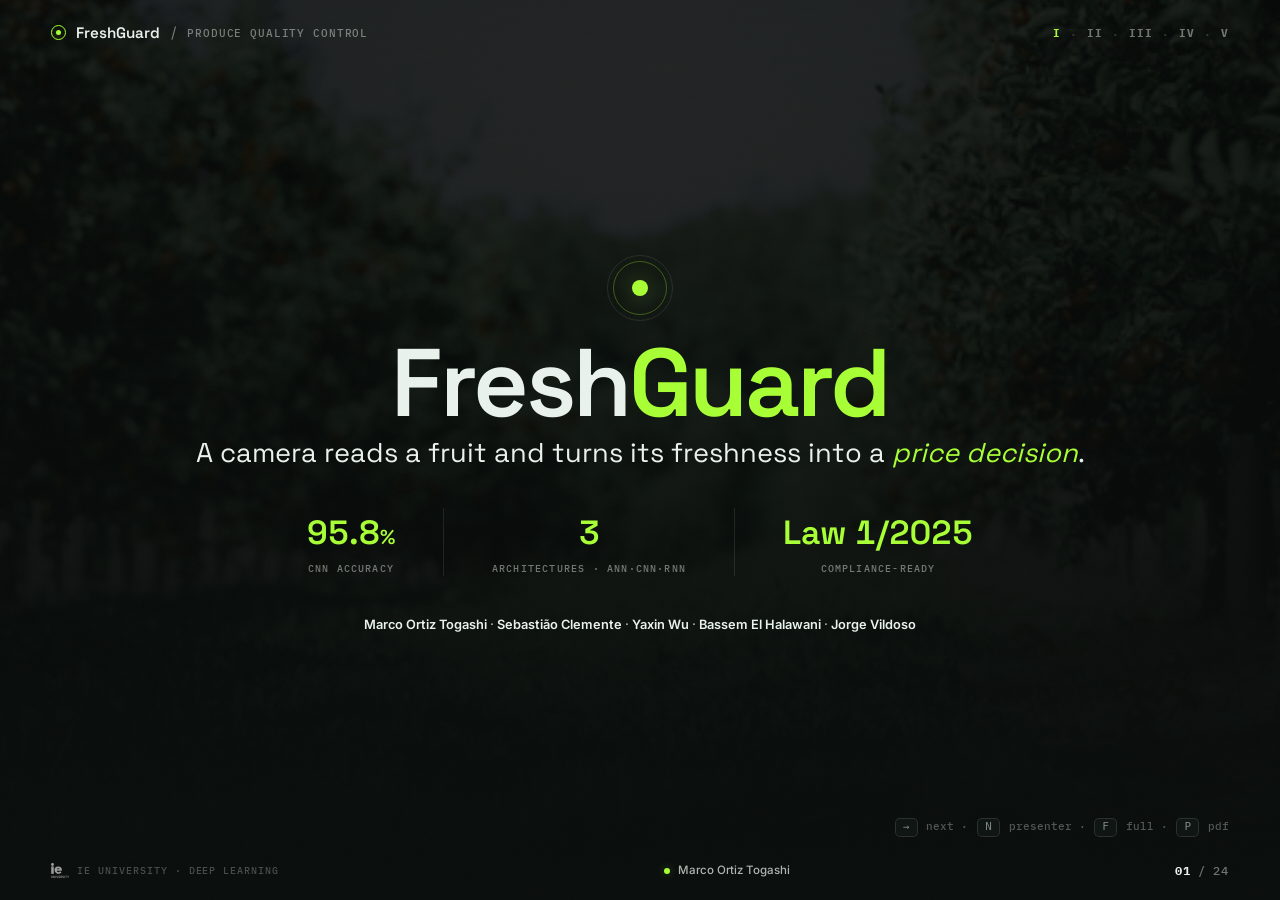
<file: FreshGuard_Deck.html>
<!DOCTYPE html>
<html lang="en">
<head>
<meta charset="utf-8">
<meta name="viewport" content="width=device-width, initial-scale=1.0">
<title>FreshGuard — Deep Learning Final Project · IE University</title>

<link rel="preconnect" href="https://fonts.googleapis.com">
<link rel="preconnect" href="https://fonts.gstatic.com" crossorigin>
<link href="https://fonts.googleapis.com/css2?family=Space+Grotesk:wght@400;500;600;700&family=Inter:wght@400;500;600;700&family=IBM+Plex+Mono:wght@400;500;600&display=swap" rel="stylesheet">

<style>
/* ============================================================
   FreshGuard — presentation deck · "Lab / Spectral"
   Matches the product UI: near-black green surfaces, electric-lime
   accent, cyan data, mono telemetry numerics. One product, end to end.
   ============================================================ */
:root{
  --void:#0a0e0d; --card:#121a17; --well:#070a09; --float:#1a241f;
  --ink:#eaf2ec; --ink-2:rgba(234,242,236,.74); --ink-3:rgba(234,242,236,.46);
  --line:rgba(234,242,236,.10); --line-hi:rgba(234,242,236,.18); --top:rgba(234,242,236,.05);

  --lime:#84e32b; --lime-bright:#a8ff35; --glow:rgba(168,255,53,.30);
  --data:#43e5c0;
  --fresh:#a8ff35; --sell:#f5b73d; --reject:#ff5c5c; --review:#8fb8ff;

  --serif:"Space Grotesk", system-ui, sans-serif;
  --sans:"Inter", system-ui, sans-serif;
  --mono:"IBM Plex Mono", ui-monospace, monospace;

  --ease-out:cubic-bezier(.23,1,.32,1);
  --ease-io:cubic-bezier(.77,0,.175,1);

  --z-grain:60; --z-chrome:40; --z-presenter:80; --z-hint:70;
}

*{box-sizing:border-box;margin:0;padding:0}
html,body{height:100%}
body{
  background:
    radial-gradient(58% 44% at 86% -12%, rgba(168,255,53,.10), transparent 64%),
    radial-gradient(50% 40% at -6% 6%, rgba(67,229,192,.07), transparent 60%),
    radial-gradient(80% 60% at 50% 122%, rgba(132,227,43,.06), transparent 72%),
    var(--void);
  background-attachment:fixed;
  color:var(--ink); font-family:var(--sans); font-size:clamp(15px,1.55vw,21px); line-height:1.5;
  -webkit-font-smoothing:antialiased; overflow:hidden;
}
.num{font-variant-numeric:tabular-nums}
em{font-style:italic}

/* ---- film grain (cohesion with app) ---- */
.grain{position:fixed;inset:0;z-index:var(--z-grain);pointer-events:none;opacity:.022;
  background-image:url("data:image/svg+xml,%3Csvg xmlns='http://www.w3.org/2000/svg' width='180' height='180'%3E%3Cfilter id='n'%3E%3CfeTurbulence type='fractalNoise' baseFrequency='0.85' numOctaves='3'/%3E%3C/filter%3E%3Crect width='100%25' height='100%25' filter='url(%23n)'/%3E%3C/svg%3E");}

/* ============ DECK / SLIDES ============ */
.deck{position:fixed;inset:0}
.slide{
  position:absolute;inset:0;
  display:none;align-items:center;justify-content:center;
  padding:clamp(36px,4.5vw,76px) clamp(40px,6vw,120px) clamp(60px,6.5vh,90px);
  opacity:0;overflow:hidden;
}
.slide.active{display:flex}
.slide.in{animation:slideIn .5s var(--ease-out) forwards}
@keyframes slideIn{from{opacity:0}to{opacity:1}}
.wrap{width:100%;max-width:1120px;margin:0 auto}

/* content rises on slide enter */
.slide.in .rise{animation:rise .62s var(--ease-out) both}
.slide.in .rise:nth-child(2){animation-delay:.05s}
.slide.in .rise:nth-child(3){animation-delay:.10s}
.slide.in .rise:nth-child(4){animation-delay:.15s}
.slide.in .rise:nth-child(5){animation-delay:.20s}
@keyframes rise{from{opacity:0;transform:translateY(16px)}to{opacity:1;transform:none}}

/* fragments (manual stepping) */
.frag{opacity:0;transform:translateY(14px);transition:opacity .5s var(--ease-out),transform .5s var(--ease-out)}
.frag.show{opacity:1;transform:none}

/* ============ TYPE ============ */
.kicker{font:600 clamp(11px,1.05vw,13px)/1 var(--mono);letter-spacing:.28em;text-transform:uppercase;color:var(--lime-bright)}
h1{font-family:var(--serif);font-weight:600;letter-spacing:-.03em;line-height:.94;font-size:clamp(3.2rem,9vw,6rem);text-wrap:balance}
h2{font-family:var(--serif);font-weight:600;letter-spacing:-.022em;line-height:1.02;font-size:clamp(2rem,4.4vw,3.3rem);text-wrap:balance}
h3{font-family:var(--serif);font-weight:500;letter-spacing:-.01em;font-size:clamp(1.2rem,2vw,1.5rem)}
.lead{color:var(--ink-2);font-size:clamp(1rem,1.5vw,1.22rem);line-height:1.55;max-width:64ch;text-wrap:pretty}
.hi{color:var(--lime-bright);font-weight:600}
.cy{color:var(--data)}
.dim{color:var(--ink-3)}
p+p{margin-top:.7em}

/* ============ HERO ============ */
.hero .bg{position:absolute;inset:0;background:url("frontend/assets/orchard.jpg") center/cover no-repeat;
  filter:saturate(.5) brightness(.34) hue-rotate(36deg) contrast(1.05);transform:scale(1.08)}
.hero.in .bg{animation:heroZoom 18s ease-in-out infinite alternate}
@keyframes heroZoom{to{transform:scale(1.15) translateY(-2%)}}
.hero .veil{position:absolute;inset:0;background:linear-gradient(180deg,rgba(8,12,11,.5),rgba(8,12,11,.82) 62%,var(--void)),radial-gradient(70% 60% at 50% 40%,transparent,rgba(8,12,11,.5))}
.hero .wrap{position:relative;text-align:center}
.hero h1 span{color:var(--lime-bright)}
.hero .tag{display:block;font-family:var(--serif);font-weight:400;font-size:clamp(1.1rem,2.6vw,1.7rem);color:var(--ink);margin-top:.7rem;text-transform:none;letter-spacing:normal;border:0;background:none;padding:0}
.hero .tag em{color:var(--lime-bright)}
.aperture{display:inline-grid;place-items:center;width:54px;height:54px;border:1.5px solid var(--glow);border-radius:50%;margin-bottom:1.4rem;position:relative}
.aperture::before{content:"";width:16px;height:16px;border-radius:50%;background:var(--lime-bright);box-shadow:0 0 22px var(--glow)}
.aperture::after{content:"";position:absolute;inset:-7px;border:1px solid var(--line);border-radius:50%}
.herostats{margin-top:2.6rem;display:flex;justify-content:center;gap:clamp(1.4rem,4vw,3rem);flex-wrap:wrap}
.herostats .v{font-family:var(--serif);font-weight:600;font-size:clamp(1.5rem,3vw,2.1rem);color:var(--lime-bright);font-variant-numeric:tabular-nums}
.herostats .l{font:500 .62rem/1.3 var(--mono);letter-spacing:.12em;text-transform:uppercase;color:var(--ink-3);margin-top:.3rem}
.herostats .sep{width:1px;background:var(--line)}
.team-line{margin-top:2.4rem;font:500 .8rem/1.7 var(--sans);color:var(--ink-2)}
.team-line b{color:var(--ink);font-weight:600}

/* ============ ACT DIVIDER ============ */
.act .wrap{display:grid;gap:.4rem}
.act .no{font-family:var(--serif);font-weight:600;font-size:clamp(7rem,22vw,16rem);line-height:.8;
  color:transparent;-webkit-text-stroke:1.5px var(--line-hi);letter-spacing:-.04em}
.act h2{font-size:clamp(2.4rem,6vw,4.4rem)}
.act .barline{width:72px;height:3px;background:var(--lime-bright);box-shadow:0 0 16px var(--glow);margin:.6rem 0 .2rem;border-radius:2px}
.act .thesis{color:var(--ink-2);font-size:clamp(1rem,1.7vw,1.3rem);max-width:54ch;text-wrap:pretty}
.handoff{margin-top:1.6rem;display:inline-flex;align-items:center;gap:.6rem;font:500 .78rem/1 var(--sans);color:var(--ink-3)}
.handoff .who{display:inline-flex;align-items:center;gap:.5rem;padding:.45rem .8rem;border:1px solid var(--line);border-radius:999px;background:var(--card);color:var(--ink)}
.handoff .dot{width:7px;height:7px;border-radius:50%;background:var(--lime-bright);box-shadow:0 0 10px var(--glow)}

/* ============ LAYOUT ATOMS ============ */
.split{display:grid;grid-template-columns:1fr 1fr;gap:clamp(1.4rem,3.4vw,3rem);align-items:center}
.split.top{align-items:start}
.split.wide-l{grid-template-columns:1.15fr .85fr}
.split.wide-r{grid-template-columns:.85fr 1.15fr}
.stack>*+*{margin-top:1rem}
.grid3{display:grid;grid-template-columns:repeat(3,1fr);gap:1rem}
.head{margin-bottom:1.6rem}
.head h2{margin-top:.5rem}
.note{font:500 .78rem/1.5 var(--sans);color:var(--ink-3)}

/* metric readout (telemetry, not the SaaS hero-metric cliché) */
.readout{border-top:1px solid var(--line);padding-top:.85rem}
.readout .v{font-family:var(--serif);font-weight:600;font-size:clamp(2.1rem,4vw,3rem);line-height:1;color:var(--lime-bright);font-variant-numeric:tabular-nums}
.readout .v.cy{color:var(--data)}
.readout .l{font:500 .68rem/1.4 var(--mono);letter-spacing:.1em;text-transform:uppercase;color:var(--ink-3);margin-top:.5rem}

/* panel / card (used sparingly) */
.panel{background:var(--card);border:1px solid var(--line);border-radius:16px;padding:1.3rem 1.4rem;
  box-shadow:inset 0 1px 0 var(--top),0 18px 40px -22px rgba(0,0,0,.7)}
.panel h3{margin-bottom:.5rem}
.panel .note{margin-top:.6rem}

/* tier chips — exact product colors */
.tiers{display:flex;flex-wrap:wrap;gap:.5rem;margin-top:.2rem}
.chip{display:inline-flex;align-items:center;gap:.5rem;padding:.4rem .8rem;border-radius:999px;
  font:600 .72rem/1 var(--mono);letter-spacing:.04em;border:1px solid var(--line);background:var(--well)}
.chip i{width:9px;height:9px;border-radius:50%;display:inline-block}
.chip.fresh i{background:var(--fresh);box-shadow:0 0 9px rgba(168,255,53,.6)} .chip.fresh{color:var(--fresh)}
.chip.sell  i{background:var(--sell)}  .chip.sell{color:var(--sell)}
.chip.reject i{background:var(--reject)} .chip.reject{color:var(--reject)}
.chip.review i{background:var(--review)} .chip.review{color:var(--review)}

/* tag */
.tag{display:inline-block;padding:.3rem .65rem;border-radius:6px;border:1px solid var(--line-hi);
  background:var(--well);color:var(--lime-bright);font:600 .64rem/1 var(--mono);letter-spacing:.12em;text-transform:uppercase}
.tag.cy{color:var(--data)}

/* ablation — the showpiece */
.abl{display:grid;gap:1.1rem;margin-top:.4rem}
.abl-row{display:grid;grid-template-columns:1fr;gap:.5rem}
.abl-top{display:flex;align-items:baseline;justify-content:space-between;gap:1rem}
.abl-name{font:600 .9rem/1.2 var(--sans);color:var(--ink-2)}
.abl-name b{color:var(--ink);font-weight:600}
.abl-meta{font:500 .72rem/1 var(--mono);color:var(--ink-3);letter-spacing:.02em}
.abl-track{position:relative;height:42px;background:var(--well);border:1px solid var(--line);border-radius:9px;overflow:hidden}
.abl-fill{position:absolute;inset:0 auto 0 0;width:0;border-radius:8px;transition:width 1.05s var(--ease-out);
  background:linear-gradient(90deg,rgba(132,227,43,.35),var(--lime))}
.abl-row.win .abl-fill{background:linear-gradient(90deg,rgba(168,255,53,.5),var(--lime-bright));box-shadow:0 0 26px -2px var(--glow)}
.abl-pct{position:absolute;top:50%;transform:translateY(-50%);right:14px;font-family:var(--serif);font-weight:600;
  font-size:1.4rem;color:var(--void);font-variant-numeric:tabular-nums;mix-blend-mode:luminosity}
.abl-row:not(.win) .abl-pct{color:var(--ink);mix-blend-mode:normal;right:auto;left:14px}
.abl-take{margin-top:1.2rem;font-size:1.05rem;color:var(--ink-2)}

/* two-phase transfer diagram */
.phase{display:grid;gap:.7rem}
.phase .row{display:flex;align-items:center;gap:.7rem;font:500 .82rem/1.35 var(--sans);color:var(--ink-2)}
.lock{flex:none;width:30px;height:30px;display:grid;place-items:center;border-radius:8px;border:1px solid var(--line);background:var(--well);color:var(--ink-3)}
.lock.open{color:var(--lime-bright);border-color:var(--glow)}
.lr{font:600 .72rem/1 var(--mono);color:var(--data);background:var(--well);border:1px solid var(--line);padding:.3rem .55rem;border-radius:6px}

/* pipeline */
.flow{display:flex;align-items:stretch;flex-wrap:wrap;gap:.5rem}
.node{flex:1 1 0;min-width:120px;background:var(--card);border:1px solid var(--line);border-radius:12px;padding:.75rem .8rem;text-align:center}
.node b{display:block;font-family:var(--serif);font-weight:600;color:var(--ink);font-size:.95rem}
.node span{font:500 .68rem/1.3 var(--mono);color:var(--ink-3);letter-spacing:.02em}
.node.accent{border-color:var(--glow);box-shadow:inset 0 0 0 1px rgba(168,255,53,.08)}
.node.accent b{color:var(--lime-bright)}
.arrow{align-self:center;color:var(--lime);font-size:1.1rem;opacity:.7}
.flow-label{font:600 .66rem/1 var(--mono);letter-spacing:.16em;text-transform:uppercase;color:var(--ink-3);margin:0 0 .55rem}

/* callouts — full border + tint, NO side-stripe */
.box{border:1px solid var(--line);border-radius:12px;padding:.85rem 1rem;font-size:.92rem;line-height:1.45}
.box b{font-weight:600}
.box.bad{border-color:rgba(255,92,92,.35);background:rgba(255,92,92,.07)} .box.bad b{color:var(--reject)}
.box.good{border-color:var(--glow);background:rgba(168,255,53,.07)} .box.good b{color:var(--lime-bright)}
.box.info{border-color:rgba(143,184,255,.32);background:rgba(143,184,255,.07)} .box.info b{color:var(--review)}

/* data table */
table{width:100%;border-collapse:collapse;font-size:.92rem}
th{font:600 .66rem/1 var(--mono);letter-spacing:.1em;text-transform:uppercase;color:var(--ink-3);
  text-align:left;padding:.5rem .7rem;border-bottom:1px solid var(--line-hi)}
td{padding:.6rem .7rem;border-bottom:1px solid var(--line);color:var(--ink-2)}
td.n{text-align:right;font-family:var(--mono);font-variant-numeric:tabular-nums;color:var(--ink)}
tr.win td{background:rgba(168,255,53,.07);color:var(--ink)} tr.win td.n{color:var(--lime-bright);font-weight:600}
tr.floor td{color:var(--ink-3);font-style:italic}

/* image / report panel (matplotlib figs on light bed = "lab printout") */
.printout{background:#f4faf0;border:1px solid var(--line);border-radius:14px;padding:.7rem;
  box-shadow:0 22px 50px -26px rgba(0,0,0,.8)}
.printout img{display:block;width:100%;border-radius:8px}
.figcap{font:500 .72rem/1.4 var(--sans);color:var(--ink-3);margin-top:.7rem}

/* value pillars */
.pillar{display:grid;gap:.5rem}
.pillar .n{font:600 .68rem/1 var(--mono);letter-spacing:.14em;color:var(--lime-bright)}
.pillar h3{font-size:1.15rem}
.pillar p{font-size:.88rem;color:var(--ink-2);line-height:1.45}

/* demo slide */
.demo{text-align:center}
.demo h1{font-size:clamp(2.6rem,7vw,5rem)}
.demo .run{display:inline-grid;gap:.55rem;margin-top:2rem;text-align:left;
  background:var(--card);border:1px solid var(--line);border-radius:16px;padding:1.2rem 1.5rem}
.demo .run div{display:flex;gap:.8rem;align-items:baseline;font-size:.92rem;color:var(--ink-2)}
.demo .run b{font-family:var(--mono);color:var(--lime-bright);font-size:.78rem}
.live{display:inline-flex;align-items:center;gap:.5rem;color:var(--reject);font:600 .72rem/1 var(--mono);letter-spacing:.1em;text-transform:uppercase}
.live i{width:9px;height:9px;border-radius:50%;background:var(--reject);animation:pulse 1.4s ease-in-out infinite}
@keyframes pulse{0%,100%{opacity:1}50%{opacity:.25}}

/* close / team */
.teamgrid{display:grid;grid-template-columns:repeat(5,1fr);gap:.9rem;margin-top:2rem}
.member{background:var(--card);border:1px solid var(--line);border-radius:14px;padding:1rem .9rem}
.member .nm{font-family:var(--serif);font-weight:600;font-size:.95rem;color:var(--ink)}
.member .ro{font:500 .68rem/1.4 var(--mono);color:var(--lime-bright);margin-top:.4rem;letter-spacing:.02em;text-transform:uppercase}
.repo{margin-top:2rem;font:500 .85rem/1 var(--mono);color:var(--ink-2)}
.repo a,.repo span{color:var(--data)}

/* appendix marker */
.apx{text-align:center}
.apx .tag{font-size:.8rem;padding:.5rem 1rem}

/* ============ CHROME ============ */
.chrome{position:fixed;left:0;right:0;z-index:var(--z-chrome);pointer-events:none;
  display:flex;align-items:center;justify-content:space-between;
  padding:clamp(18px,2.4vh,30px) clamp(28px,4vw,64px)}
.chrome.top{top:0}
.chrome.bot{bottom:0}
.brand{display:flex;align-items:center;gap:.6rem;font-family:var(--serif);font-weight:600;font-size:.95rem;color:var(--ink)}
.brand i{width:15px;height:15px;border-radius:50%;border:1.5px solid var(--lime-bright);position:relative;display:grid;place-items:center}
.brand i::after{content:"";width:5px;height:5px;border-radius:50%;background:var(--lime-bright);box-shadow:0 0 8px var(--glow)}
.brand .sep{color:var(--ink-3);font-family:var(--sans);font-weight:400;margin:0 .1rem}
.brand small{font:500 .68rem/1 var(--mono);color:var(--ink-3);letter-spacing:.08em;text-transform:uppercase}

.acts{display:flex;align-items:center;gap:.55rem;font:600 .68rem/1 var(--mono);letter-spacing:.1em;color:var(--ink-3)}
.acts b{color:var(--ink-3);transition:color .3s} .acts b.on{color:var(--lime-bright)}
.acts .d{opacity:.4}

.speaker{display:inline-flex;align-items:center;gap:.5rem;font:500 .72rem/1 var(--sans);color:var(--ink-2)}
.speaker i{width:6px;height:6px;border-radius:50%;background:var(--lime-bright);box-shadow:0 0 8px var(--glow)}
.speaker .role{color:var(--ink-3);font-family:var(--mono);font-size:.64rem;letter-spacing:.04em}

.counter{font:500 .72rem/1 var(--mono);color:var(--ink-3);letter-spacing:.06em}
.counter b{color:var(--ink)}
.progress{position:fixed;left:0;bottom:0;height:2px;background:var(--lime-bright);width:0;z-index:var(--z-chrome);
  box-shadow:0 0 12px var(--glow);transition:width .4s var(--ease-out)}
.ie{display:flex;align-items:center;gap:.5rem;opacity:.6}
.ie img{height:15px;filter:brightness(0) invert(1)}
.ie span{font:500 .62rem/1 var(--mono);color:var(--ink-3);letter-spacing:.1em;text-transform:uppercase}

/* hint */
.hint{position:fixed;right:clamp(28px,4vw,64px);bottom:clamp(46px,7vh,72px);z-index:var(--z-hint);
  font:500 .68rem/1 var(--mono);color:var(--ink-3);opacity:.7;transition:opacity .4s}
.hint kbd{display:inline-block;padding:.2rem .45rem;border:1px solid var(--line-hi);border-radius:5px;background:var(--card);color:var(--ink-2);margin:0 .1rem}
.hint.hide{opacity:0}

/* presenter mode */
.presenter{position:fixed;inset:auto 0 0 0;z-index:var(--z-presenter);display:none;
  background:rgba(7,10,9,.96);border-top:1px solid var(--line-hi);backdrop-filter:blur(12px);
  padding:1rem clamp(28px,4vw,64px) 1.2rem;max-height:42vh;overflow:auto}
.presenter.on{display:block}
.presenter .ph{display:flex;align-items:center;justify-content:space-between;gap:1rem;margin-bottom:.6rem}
.presenter .timer{font-family:var(--serif);font-weight:600;font-size:1.6rem;color:var(--lime-bright);font-variant-numeric:tabular-nums}
.presenter .timer.warn{color:var(--sell)} .presenter .timer.over{color:var(--reject)}
.presenter .meta{font:500 .72rem/1.5 var(--mono);color:var(--ink-3);text-align:right}
.presenter .meta b{color:var(--ink)}
.presenter .ntext{font-size:.92rem;line-height:1.55;color:var(--ink-2);max-width:90ch}
.presenter .ntext b{color:var(--ink)}
.notes{display:none}

/* ============ RESPONSIVE ============ */
@media (max-width:880px){
  .split,.split.wide-l,.split.wide-r{grid-template-columns:1fr;gap:1.4rem}
  .grid3{grid-template-columns:1fr;gap:.8rem}
  .teamgrid{grid-template-columns:repeat(2,1fr)}
  .acts,.ie{display:none}
}

/* ============ REDUCED MOTION ============ */
@media (prefers-reduced-motion:reduce){
  .slide.in,.slide.in .rise,.hero.in .bg{animation:none!important}
  .rise{opacity:1!important;transform:none!important}
  .frag{transition:opacity .25s ease}
  .frag{transform:none}
  .abl-fill{transition:width .3s ease}
  .live i{animation:none}
}

/* ============ PRINT / PDF EXPORT ============ */
@media print{
  @page{size:1280px 720px;margin:0}
  html,body{height:auto;overflow:visible;background:var(--void)!important;-webkit-print-color-adjust:exact;print-color-adjust:exact}
  .grain,.hint,.presenter,.progress{display:none!important}
  .deck{position:static}
  .slide{position:relative;inset:auto;display:flex!important;opacity:1!important;
    width:1280px;height:720px;page-break-after:always;break-after:page;overflow:hidden}
  .slide .rise,.slide .frag{opacity:1!important;transform:none!important;animation:none!important}
  .abl-fill{width:var(--w)!important}
  .chrome{position:absolute}
  .hero .bg{animation:none;transform:scale(1.08)}
}
</style>
</head>
<body>
<div class="grain"></div>

<!-- top chrome -->
<div class="chrome top">
  <div class="brand"><i></i>FreshGuard <span class="sep">/</span><small>Produce Quality Control</small></div>
  <div class="acts" id="acts">
    <b data-act="1">I</b><span class="d">·</span><b data-act="2">II</b><span class="d">·</span><b data-act="3">III</b><span class="d">·</span><b data-act="4">IV</b><span class="d">·</span><b data-act="5">V</b>
  </div>
</div>

<!-- bottom chrome -->
<div class="chrome bot">
  <div class="ie"><img src="frontend/assets/ie-logo.svg" alt="IE University" onerror="this.style.display='none'"><span>IE University · Deep Learning</span></div>
  <div class="speaker" id="speaker"><i></i><span id="spk-name">Team FreshGuard</span></div>
  <div class="counter"><b id="cur">01</b> / <span id="tot">00</span></div>
</div>
<div class="progress" id="bar"></div>

<div class="hint" id="hint"><kbd>→</kbd> next · <kbd>N</kbd> presenter · <kbd>F</kbd> full · <kbd>P</kbd> pdf</div>

<div class="deck" id="deck">

  <!-- ═══════════════ 1 · TITLE ═══════════════ MARCO -->
  <section class="slide hero" data-speaker="Marco Ortiz Togashi" data-role="Coordinator" data-act="1">
    <div class="bg"></div><div class="veil"></div>
    <div class="wrap">
      <div class="aperture rise"></div>
      <h1 class="rise">Fresh<span>Guard</span></h1>
      <p class="tag rise">A camera reads a fruit and turns its freshness into a <em>price decision</em>.</p>
      <div class="herostats rise">
        <div><div class="v num">95.8<span style="font-size:.6em">%</span></div><div class="l">CNN accuracy</div></div>
        <div class="sep"></div>
        <div><div class="v num">3</div><div class="l">architectures · ANN·CNN·RNN</div></div>
        <div class="sep"></div>
        <div><div class="v">Law&nbsp;1/2025</div><div class="l">compliance-ready</div></div>
      </div>
      <p class="team-line rise">
        <b>Marco Ortiz Togashi</b> · <b>Sebastião Clemente</b> · <b>Yaxin Wu</b> · <b>Bassem El Halawani</b> · <b>Jorge Vildoso</b>
      </p>
    </div>
    <div class="notes">SPEAKER — MARCO (00:00). Good morning. We are Team FreshGuard. We built a deep-learning system that looks at loose produce, fresh fruit and veg with no expiry label, and grades it in real time, then turns that grade into money. Over the next seven minutes you'll see the business case, the data, two trained models across all three architectures the course covers, and the integrated app. Then we go live. Yaxin, Bassem and Jorge each own the model they built; Sebastião owns the data; I'll bookend with the business and the system. Let's start with why this matters.</div>
  </section>

  <!-- ═══════════════ 2 · THE PROBLEM ═══════════════ MARCO -->
  <section class="slide" data-speaker="Marco Ortiz Togashi" data-role="Business" data-act="1">
    <div class="wrap">
      <div class="head rise"><span class="kicker">The problem</span><h2>Supermarkets bin produce they could have sold.</h2></div>
      <div class="split top">
        <div class="stack">
          <div class="readout rise"><div class="v num">4–6%</div><div class="l">of produce revenue lost to shrink, every year</div></div>
          <p class="lead rise">Decay is caught <span class="hi">too late</span>: a busy employee eyeballs the shelf once a day. By the time a tomato "looks bad enough", it's bin material. One day earlier it could have been marked down and still sold.</p>
        </div>
        <div class="stack">
          <div class="box info rise"><b>Spain's Law 1/2025</b> now requires retailers to discount or donate produce nearing the end of its life, instead of discarding it.</div>
          <div class="box good rise"><b>The catch:</b> loose produce has no printed expiry date. A single apple in a bin carries no label. <b>Visual condition is the only available signal</b>, and that is exactly what a CNN is good at.</div>
        </div>
      </div>
    </div>
    <div class="notes">SPEAKER — MARCO (00:50). Stores throw away four to six percent of the fruit and veg they buy, and most of it is avoidable, it's a timing problem. Decay gets caught a day too late, after the markdown window has closed. On top of that, Spain's Law 1/2025 makes acting on near-expiry food a legal requirement, donate or discount, not bin. But here's the gap that makes it an AI problem: a packaged yogurt has a date; a loose apple does not. For loose produce, how it *looks* is the only signal you have. That's the opening for computer vision.</div>
  </section>

  <!-- ═══════════════ 3 · THE BET ═══════════════ MARCO -->
  <section class="slide" data-speaker="Marco Ortiz Togashi" data-role="Business" data-act="1">
    <div class="wrap">
      <div class="head rise"><span class="kicker">The solution</span><h2>One system. Two models. Every grade becomes an action.</h2></div>
      <div class="split rise">
        <div class="panel">
          <span class="tag">Scanner · CNN</span>
          <h3 style="margin-top:.7rem">Grade it now</h3>
          <p class="note">A fine-tuned CNN grades each item the instant it passes the camera, then names the price action.</p>
          <div class="tiers">
            <span class="chip fresh"><i></i>Fresh · full price</span>
            <span class="chip sell"><i></i>Sell soon · −20/40%</span>
            <span class="chip reject"><i></i>Reject · donate</span>
            <span class="chip review"><i></i>Review · ask a human</span>
          </div>
        </div>
        <div class="panel">
          <span class="tag cy">Dashboard · LSTM</span>
          <h3 style="margin-top:.7rem">See next week</h3>
          <p class="note">An LSTM reads the daily counts and forecasts spoilage 7 days out, turning it into a concrete reorder instruction for the manager.</p>
          <p class="note" style="margin-top:.8rem;color:var(--data)">"Order ~12% less. A lighter spoilage week ahead."</p>
        </div>
      </div>
      <p class="rise" style="margin-top:1.5rem;font-family:var(--serif);font-size:clamp(1.2rem,2.4vw,1.7rem);line-height:1.25;color:var(--ink)">
        Catch decay a day earlier, <span class="hi">mark down instead of bin</span>, and recover the margin.
      </p>
    </div>
    <div class="notes">SPEAKER — MARCO (01:35). FreshGuard is two layers on one backend. On the floor, a CNN grades every item into one of four tiers, and crucially the model abstains when it isn't sure and asks a human, rather than guessing. On the back office, an LSTM turns those daily counts into a seven-day spoilage forecast and a plain-language reorder plan. One sentence ties it together: catch decay a day earlier, mark down instead of bin, recover the margin. Sebastião will take you through the data behind both models.</div>
  </section>

  <!-- ═══════════════ ACT II DIVIDER ═══════════════ SEBASTIÃO -->
  <section class="slide act" data-speaker="Sebastião Clemente" data-role="Data" data-act="2">
    <div class="wrap">
      <div class="no rise">II</div>
      <h2 class="rise">The data</h2>
      <div class="barline rise"></div>
      <p class="thesis rise">Two datasets, two models, one rule we never broke: <span class="hi">no future ever leaks into the past</span>.</p>
      <div class="handoff rise"><span>Now presenting</span><span class="who"><span class="dot"></span>Sebastião Clemente</span></div>
    </div>
    <div class="notes">SPEAKER — SEBASTIÃO (02:00). Thanks Marco. I handled the data and preprocessing for both models. Two very different datasets: images for the vision model, a time series for the forecaster — but the same discipline on splits and leakage.</div>
  </section>

  <!-- ═══════════════ 4 · DATA ═══════════════ SEBASTIÃO -->
  <section class="slide" data-speaker="Sebastião Clemente" data-role="Data" data-act="2">
    <div class="wrap">
      <div class="head rise"><span class="kicker">Datasets</span><h2>What each model learns from.</h2></div>
      <div class="split top">
        <div class="panel rise">
          <span class="tag">Images · CNN</span>
          <div class="readout" style="border:0;padding:0;margin:.9rem 0 .2rem"><div class="v num">27,700</div><div class="l">images · 20 classes · 10 produce × fresh/rotten</div></div>
          <p class="note">Kaggle "Fruit &amp; Vegetable Disease". 85/15 split → <b style="color:var(--ink)">23,537</b> train / <b style="color:var(--ink)">4,140</b> test. Classes are balanced, so no single class dominates the head.</p>
          <p class="note" style="margin-top:.7rem">Moderate augmentation only (flip, rotation, zoom). Preprocessing is <span class="cy">locked to MobileNetV2's exact input range</span> at both train <em>and</em> inference: the most common silent bug in deployed ML, designed out.</p>
        </div>
        <div class="panel rise">
          <span class="tag cy">Time series · LSTM</span>
          <div class="readout cy" style="border:0;padding:0;margin:.9rem 0 .2rem"><div class="v cy num">730</div><div class="l">days of daily flagged-item counts · Spanish store</div></div>
          <p class="note">Weekly + yearly seasonality with three calendar shocks: national holidays, end-of-month Law 1/2025 markdown blocks, and August demand swings.</p>
          <p class="note" style="margin-top:.7rem"><span class="cy">Strictly chronological</span> 70/15/15 split. The scaler is fit on the training portion only. No future data ever touches training.</p>
        </div>
      </div>
    </div>
    <div class="notes">SPEAKER — SEBASTIÃO (02:25). For the CNN: about 27,700 images, ten produce types, fresh and rotten, twenty classes total. EDA confirmed the classes are well balanced, which matters because imbalance would bias the classifier head. We kept augmentation moderate — we actually found aggressive augmentation *hurt* clean accuracy — and we locked MobileNetV2's preprocessing function at training and inference so live accuracy matches the notebook. For the LSTM: 730 days of daily counts modelling a Spanish store, with holiday and markdown shocks layered on the seasonality. The split is strictly chronological; we never shuffled the future into the past, and the scaler only ever sees training data. Yaxin, over to the model.</div>
  </section>

  <!-- ═══════════════ ACT III DIVIDER ═══════════════ YAXIN -->
  <section class="slide act" data-speaker="Yaxin Wu" data-role="Core model" data-act="3">
    <div class="wrap">
      <div class="no rise">III</div>
      <h2 class="rise">Computer vision</h2>
      <div class="barline rise"></div>
      <p class="thesis rise">We didn't <em>assume</em> a CNN was right for images. We <span class="hi">ran the ablation</span> and let the architecture earn it.</p>
      <div class="handoff rise"><span>Now presenting</span><span class="who"><span class="dot"></span>Yaxin Wu</span></div>
    </div>
    <div class="notes">SPEAKER — YAXIN (02:55). Thanks Sebastião. I trained the vision models. The assignment asks us to justify the architecture, so we didn't just reach for the popular model — we trained three, on the exact same data, and compared.</div>
  </section>

  <!-- ═══════════════ 5 · ABLATION ═══════════════ YAXIN -->
  <section class="slide" data-speaker="Yaxin Wu" data-role="Core model" data-act="3">
    <div class="wrap">
      <div class="head rise"><span class="kicker">Architecture choice · same 20-class dataset</span><h2>The same job, three architectures.</h2></div>
      <div class="abl">
        <div class="abl-row rise">
          <div class="abl-top"><div class="abl-name"><b>ANN</b>, dense net on flattened pixels</div><div class="abl-meta">14.3M params · 17 min</div></div>
          <div class="abl-track"><div class="abl-fill" data-val="31.9" style="--w:31.9%"></div><span class="abl-pct"><span class="cup" data-count="31.9" data-dec="1">0</span>%</span></div>
        </div>
        <div class="abl-row rise">
          <div class="abl-top"><div class="abl-name"><b>CNN from scratch</b>, conv blocks learn the features</div><div class="abl-meta">8.5M params · 46 min</div></div>
          <div class="abl-track"><div class="abl-fill" data-val="75.0" style="--w:75%"></div><span class="abl-pct"><span class="cup" data-count="75.0" data-dec="1">0</span>%</span></div>
        </div>
        <div class="abl-row win rise">
          <div class="abl-top"><div class="abl-name"><b>MobileNetV2</b>, pretrained backbone, fine-tuned</div><div class="abl-meta">2.6M params · 61 min</div></div>
          <div class="abl-track"><div class="abl-fill" data-val="95.8" style="--w:95.8%"></div><span class="abl-pct"><span class="cup" data-count="95.8" data-dec="1">0</span>%</span></div>
        </div>
      </div>
      <p class="abl-take rise"><span class="hi">3× the accuracy of the ANN, with 5.5× fewer parameters.</span> More parameters didn't help; the right inductive bias did.</p>
    </div>
    <div class="notes">SPEAKER — YAXIN (03:10). Read this top to bottom. The ANN flattens the image, which throws away all spatial structure — it tops out at 31.9 percent, and it's the *biggest* model at 14 million parameters. A CNN from scratch adds convolution, the right inductive bias for images, and jumps to 75 percent with fewer parameters. Then MobileNetV2, pretrained on ImageNet and fine-tuned, reaches 95.8 percent with just 2.6 million trainable parameters — the best accuracy *and* the smallest model. The lesson isn't "bigger is better." It's that the right architecture beats raw capacity. Let me show you how the transfer model gets there.</div>
  </section>

  <!-- ═══════════════ 6 · TRANSFER LEARNING ═══════════════ YAXIN -->
  <section class="slide" data-speaker="Yaxin Wu" data-role="Core model" data-act="3">
    <div class="wrap">
      <div class="head rise"><span class="kicker">The core model · MobileNetV2</span><h2>Borrow the eyes. Teach the judgment.</h2></div>
      <div class="split top">
        <div class="stack">
          <p class="lead rise">MobileNetV2 already learned edges, textures and colour from <span class="cy">1.4M ImageNet images</span>. We keep that, attach a small head, and specialise in two phases.</p>
          <div class="box good rise"><b>Result: 95.8%</b> test accuracy with only <b>2.6M</b> trainable parameters. That is the transfer-learning payoff.</div>
        </div>
        <div class="panel phase rise">
          <div class="row"><span class="lock">🔒</span><div><b style="color:var(--ink)">Phase 1 · train the head</b><br>Backbone frozen · new Dense head learns ImageNet→20 classes</div><span class="lr">LR 1e-3</span></div>
          <div class="row"><span class="lock open">🔓</span><div><b style="color:var(--ink)">Phase 2 · fine-tune the top</b><br>Unfreeze top 30 layers · nudge, don't wreck the weights</div><span class="lr">LR 1e-5</span></div>
          <p class="note" style="margin-top:.3rem">Callbacks: EarlyStopping · ModelCheckpoint · ReduceLROnPlateau. Built <span class="cy">un-nested</span> so Grad-CAM can reach the last conv layer.</p>
        </div>
      </div>
    </div>
    <div class="notes">SPEAKER — YAXIN (03:55). Transfer learning works because the hard part — learning what edges and textures look like — is already done. Phase one: we freeze the backbone and train only a new head at a normal learning rate, so we can't damage the pretrained weights. Phase two: we unfreeze just the top 30 layers and fine-tune at a learning rate a hundred times smaller, one-e-minus-five, so we specialise to fruit-rot without erasing what ImageNet taught it. One design detail that matters later: we build the model flat, un-nested, so Grad-CAM can address the last convolutional layer directly. Bassem will show you that the model is not just accurate, it's trustworthy.</div>
  </section>

  <!-- ═══════════════ 7 · CNN PERFORMANCE + GRAD-CAM ═══════════════ BASSEM -->
  <section class="slide" data-speaker="Bassem El Halawani" data-role="Evaluation" data-act="3">
    <div class="wrap">
      <div class="head rise"><span class="kicker">Evaluation &amp; trust · 4,140 held-out images</span><h2>Accurate, and able to show its work.</h2></div>
      <div class="split wide-r top">
        <div class="stack">
          <div class="grid3" style="grid-template-columns:1fr 1fr;gap:1rem">
            <div class="readout rise"><div class="v num">95.8<span style="font-size:.5em">%</span></div><div class="l">Test accuracy · 20 classes</div></div>
            <div class="readout rise"><div class="v cy num">0.996</div><div class="l">Binary AUC · fresh vs rotten</div></div>
          </div>
          <div class="box good rise"><b>Grad-CAM</b> on every grade: the heatmap lands on the actual bruise, not the background. An audit trail Law 1/2025 asks for, at zero extra inference cost.</div>
          <div class="box info rise"><b>Abstains when unsure</b> (confidence &lt; 0.70) and routes the crop to a human review queue; those exact crops then retrain the model. <b>It improves on its own weak spots.</b></div>
          <p class="note rise">Train/val curves track cleanly through both phases, with no overfitting. Honest weak spot: rotten bell pepper (recall 0.73) wrinkles rather than browns.</p>
        </div>
        <div class="rise">
          <div class="printout"><img src="docs/figures/gradcam_gallery.png" alt="Grad-CAM heatmaps attending to decay regions across produce classes"></div>
          <p class="figcap">Grad-CAM gallery. Bright = "this region drove the verdict." Staff can trust it, not just obey it.</p>
        </div>
      </div>
    </div>
    <div class="notes">SPEAKER — BASSEM (04:35). I owned evaluation and explainability. On 4,140 held-out images across twenty classes, the fine-tuned model hits 95.8 percent. But the decision that matters in a store is the binary one — fresh versus rotten — and there the AUC is 0.996, near-perfect separation. Two things make this deployable, not just accurate. First, Grad-CAM: every grade comes with a heatmap, and it lights up on the actual brown patch, not the background — that's the audit trail Law 1/2025 wants, for free. Second, the model knows when it doesn't know: below 70 percent confidence it abstains and sends the crop to a human review queue, and those crops are exactly what we retrain on, so it gets better on its own blind spots. Training and validation curves track cleanly, no overfitting. And we're honest about the weak spot — rotten bell pepper, recall 0.73, because peppers wrinkle instead of browning. Jorge, the forecaster.</div>
  </section>

  <!-- ViT upgrade (Nov 2026) -->
  <section class="slide" data-speaker="Marco Ortiz Togashi" data-role="Upgrade" data-act="3">
    <div class="wrap">
      <div class="head rise"><span class="kicker">Same 4,140 test photos · same resize · same validation split</span><h2>Convolution or attention?</h2></div>
      <div class="split top">
        <div class="stack">
          <div class="grid3" style="grid-template-columns:1fr 1fr;gap:1rem">
            <div class="readout rise"><div class="v num">98.4<span style="font-size:.5em">%</span></div><div class="l">DeiT-tiny transformer (MobileNetV2: 95.8%)</div></div>
            <div class="readout rise"><div class="v cy num">0.97</div><div class="l">Rotten bell pepper recall (MobileNetV2: 0.72)</div></div>
          </div>
          <div class="box good rise"><b>Why it helps.</b> A CNN reads small windows and links distant regions late. A ViT splits the photo into 16x16 patches and lets every patch attend to every other one from layer one. Rot on a pepper is a wrinkle here and a soft patch there.</div>
          <div class="box info rise"><b>What it costs.</b> 2.1x the parameters, 3.6x the compute, 1.6x the CPU time per photo. Frozen features alone reach only 93.7%: it needs a real fine-tune.</div>
        </div>
        <div class="panel rise">
          <table>
            <thead><tr><th>Test set</th><th style="text-align:right">MobileNetV2</th><th style="text-align:right">DeiT-tiny</th></tr></thead>
            <tbody>
              <tr><td>Accuracy</td><td class="n">95.8%</td><td class="n">98.4%</td></tr>
              <tr><td>Macro F1</td><td class="n">0.938</td><td class="n">0.973</td></tr>
              <tr><td>Fresh vs rotten AUC</td><td class="n">0.998</td><td class="n">0.999</td></tr>
              <tr><td>Parameters</td><td class="n">2.6M</td><td class="n">5.5M</td></tr>
              <tr><td>Compute per photo</td><td class="n">0.30 GFLOPs</td><td class="n">1.07 GFLOPs</td></tr>
              <tr><td>CPU time per photo</td><td class="n">19.7 ms</td><td class="n">32.2 ms</td></tr>
            </tbody>
          </table>
          <p class="figcap">Paired test: the ViT fixes 144 photos the CNN misses, the reverse 36 (McNemar p = 1.7e-16). CPU times in one runtime (PyTorch, 4 threads, batch 1). Fine-tuned in 2.8 min on a laptop RTX 4060.</p>
        </div>
      </div>
    </div>
    <div class="notes">SPEAKER, MARCO. After the course I tested the obvious question: would a Vision Transformer beat our CNN? Same test photos, same preprocessing, same validation split. DeiT-tiny goes from 95.8 to 98.4 percent, and our weakest class, rotten bell pepper, from 0.72 to 0.97 recall. The reason is attention: every patch sees every other patch from the first layer, so a wrinkle and a soft spot far apart get combined early. It costs about three and a half times the compute and 1.6 times the CPU time, so on a phone with no GPU the CNN is still the sensible default, and the frozen-backbone run shows you cannot skip the fine-tune. I also tried a transformer for the forecast and it lost to the LSTM, 4.24 against 3.59 MAE, so the LSTM stays.</div>
  </section>

  <!-- ═══════════════ ACT IV DIVIDER ═══════════════ JORGE -->
  <section class="slide act" data-speaker="Jorge Vildoso" data-role="Forecasting" data-act="4">
    <div class="wrap">
      <div class="no rise">IV</div>
      <h2 class="rise">Spoilage forecasting</h2>
      <div class="barline rise"></div>
      <p class="thesis rise">The honest story: our first model <em>lost</em> to a trivial baseline. <span class="hi">How we fixed it is the real depth.</span></p>
      <div class="handoff rise"><span>Now presenting</span><span class="who"><span class="dot"></span>Jorge Vildoso</span></div>
    </div>
    <div class="notes">SPEAKER — JORGE (05:25). Thanks Bassem. I built the forecasting model and the manager dashboard. I want to show you a failure first, because fixing it is where the technical depth is.</div>
  </section>

  <!-- ═══════════════ 8 · LSTM ARC ═══════════════ JORGE -->
  <section class="slide" data-speaker="Jorge Vildoso" data-role="Forecasting" data-act="4">
    <div class="wrap">
      <div class="head rise"><span class="kicker">LSTM design · the negative result</span><h2>A model that first lost, then learned.</h2></div>
      <div class="stack">
        <div class="box bad rise"><b>First run.</b> A count-only LSTM <b>lost</b> to the one-lag naive baseline by 6.8% MAE. Copying "last week's same weekday" is hard to beat on a seasonal series.</div>
        <div class="box info rise"><b>Root cause.</b> The naive baseline can't anticipate a multi-day holiday surge or an end-of-month markdown block. Those shocks are keyed to <em>the calendar</em>, not to past counts.</div>
        <div class="box good rise"><b>The fix.</b> Add 6 calendar features per day (day-of-week &amp; day-of-year as sin/cos, a holiday flag, a Law 1/2025 promo flag). Input goes from <span class="cy">(28,&nbsp;1)</span> to <span class="cy">(28,&nbsp;7)</span>, and the LSTM can finally see the shocks coming. Leakage-free: dates are known in advance.</div>
      </div>
    </div>
    <div class="notes">SPEAKER — JORGE (05:40). Version one was a univariate LSTM reading only past counts, and it lost to a trivial one-lag naive baseline by almost seven percent. That's not embarrassing, it's diagnostic: the naive baseline copies last week's matching weekday, which is genuinely strong on a weekly-seasonal series. What it *cannot* do is know a three-day holiday weekend or an end-of-month markdown block is coming, because those are tied to the calendar, not to recent counts. So we gave the LSTM six calendar features — cyclical day encodings, a holiday flag, a promotion flag. Input shape goes from 28-by-1 to 28-by-7. And these are leakage-free, because dates are known in advance, the same way exogenous regressors work in SARIMAX or Prophet. Here's what that bought us.</div>
  </section>

  <!-- ═══════════════ 9 · LSTM RESULTS ═══════════════ JORGE -->
  <section class="slide" data-speaker="Jorge Vildoso" data-role="Forecasting" data-act="4">
    <div class="wrap">
      <div class="head rise"><span class="kicker">LSTM results · chronological test set</span><h2>Near the ceiling, not just past the baseline.</h2></div>
      <div class="split top">
        <div class="stack">
          <div class="readout rise"><div class="v num">+42.7%</div><div class="l">MAE reduction vs one-lag naive (RMSE −43.8%)</div></div>
          <p class="lead rise">The right question isn't "did you beat the baseline?" It's <span class="hi">"how close to the ceiling?"</span> The data has irreducible <span class="cy">N(0, 4)</span> noise, so a perfect predictor still scores ≈3.19 MAE. We're at 3.59.</p>
          <div class="box good rise"><b>Within 12% of the irreducible noise floor.</b> The remaining gap is randomness, not model weakness.</div>
        </div>
        <div class="panel rise">
          <table>
            <thead><tr><th>Model</th><th style="text-align:right">MAE</th><th style="text-align:right">RMSE</th></tr></thead>
            <tbody>
              <tr><td>One-lag naive baseline</td><td class="n">6.26</td><td class="n">8.25</td></tr>
              <tr class="win"><td>Multivariate LSTM (ours)</td><td class="n">3.59</td><td class="n">4.64</td></tr>
              <tr><td>Small temporal transformer (Nov 2026)</td><td class="n">4.24</td><td class="n">n/a</td></tr>
              <tr class="floor"><td>Noise floor (irreducible)</td><td class="n">~3.19</td><td class="n">—</td></tr>
            </tbody>
          </table>
          <p class="figcap">Test set only · strictly chronological split · best weights ~epoch 42, val below train throughout.</p>
        </div>
      </div>
    </div>
    <div class="notes">SPEAKER — JORGE (06:20). With the calendar features, the LSTM beats the naive baseline by 42.7 percent on MAE and 43.8 on RMSE. But the number I care about is the noise floor. We inject Gaussian noise with sigma 4 into the simulation, so even a predictor that nails the deterministic signal perfectly still carries one noise draw — about 3.19 MAE, unavoidable. Our model is at 3.59. That's within twelve percent of the theoretical ceiling; the remaining gap is less than one item a day, and it's randomness, not weakness. Split is strictly chronological, validation stayed below training the whole way, no overfitting. Marco will put both models together.</div>
  </section>

  <!-- ═══════════════ ACT V DIVIDER ═══════════════ MARCO -->
  <section class="slide act" data-speaker="Marco Ortiz Togashi" data-role="Integration" data-act="5">
    <div class="wrap">
      <div class="no rise">V</div>
      <h2 class="rise">The system, live</h2>
      <div class="barline rise"></div>
      <p class="thesis rise">Two models, one FastAPI service, <span class="hi">a loop that improves itself</span> the more the store uses it.</p>
      <div class="handoff rise"><span>Now presenting</span><span class="who"><span class="dot"></span>Marco Ortiz Togashi</span></div>
    </div>
    <div class="notes">SPEAKER — MARCO (06:55). Thanks Jorge. Two models is only half the assignment — the other half is integration. Here's how it runs end to end.</div>
  </section>

  <!-- ═══════════════ 10 · SYSTEM ═══════════════ MARCO -->
  <section class="slide" data-speaker="Marco Ortiz Togashi" data-role="Integration" data-act="5">
    <div class="wrap">
      <div class="head rise"><span class="kicker">Integration · one FastAPI service</span><h2>End to end, in real time.</h2></div>
      <div class="rise">
        <p class="flow-label">Scanner pipeline</p>
        <div class="flow">
          <div class="node"><b>Camera</b><span>phone / webcam</span></div><span class="arrow">→</span>
          <div class="node"><b>YOLOv8n</b><span>detect &amp; track</span></div><span class="arrow">→</span>
          <div class="node accent"><b>MobileNetV2</b><span>20-class grade</span></div><span class="arrow">→</span>
          <div class="node"><b>Grad-CAM</b><span>audit heatmap</span></div><span class="arrow">→</span>
          <div class="node"><b>Verdict</b><span>tier + markdown</span></div>
        </div>
      </div>
      <div class="rise" style="margin-top:1.3rem">
        <p class="flow-label">Dashboard pipeline</p>
        <div class="flow">
          <div class="node"><b>Scan history</b><span>730d + live tally</span></div><span class="arrow">→</span>
          <div class="node"><b>build_features</b><span>7 / day</span></div><span class="arrow">→</span>
          <div class="node accent"><b>LSTM</b><span>28-day window</span></div><span class="arrow">→</span>
          <div class="node"><b>7-day forecast</b><span>+ reorder plan</span></div>
        </div>
      </div>
      <div class="box good rise" style="margin-top:1.4rem"><b>The data flywheel.</b> Every conveyor scan is appended to the history before forecasting. The scanner literally trains the forecaster. The more the store scans, the better both get. A real frontend in vanilla JS, <span class="cy">6 tabs</span>: Live · Manager · Market · Review · Model · Lab.</div>
    </div>
    <div class="notes">SPEAKER — MARCO (07:10). Everything runs as one FastAPI service. Top pipeline, the floor: YOLO finds and tracks the produce, MobileNetV2 grades it, Grad-CAM produces the audit heatmap, and staff get a verdict with a markdown action instantly. Bottom pipeline, the back office: the last 28 days of history plus today's live tally go through the feature builder into the LSTM, out comes a seven-day forecast and a reorder plan in plain English. The key design choice is the flywheel — today's scans feed tomorrow's forecast, so the system compounds with use. The app itself is a real six-tab console in vanilla JavaScript. Let's stop talking about it and run it.</div>
  </section>

  <!-- ═══════════════ 11 · BUSINESS / ROI ═══════════════ MARCO -->
  <section class="slide" data-speaker="Marco Ortiz Togashi" data-role="Business" data-act="5">
    <div class="wrap">
      <div class="head rise"><span class="kicker">Why it's a business, not a demo</span><h2>Margin, compliance, and a moat.</h2></div>
      <div class="grid3">
        <div class="panel pillar rise">
          <span class="n">01 · RECOVER</span>
          <h3>Margin, conservatively</h3>
          <p>We only book value on "sell soon" items marked down and sold, recovering ~60% of retail. Fresh would've sold; reject is already lost. The € figure can't be inflated.</p>
        </div>
        <div class="panel pillar rise">
          <span class="n">02 · COMPLY</span>
          <h3>Law 1/2025, by design</h3>
          <p>Loose produce has no expiry label, the exact gap the law targets. Every grade is logged and explained with Grad-CAM. Compliance and margin from one tool.</p>
        </div>
        <div class="panel pillar rise">
          <span class="n">03 · DEFEND</span>
          <h3>A compounding moat</h3>
          <p>Runs on hardware stores already own: a phone or webcam, no special sensor. Explainable for staff and regulators. And it improves itself: review queue + forecast flywheel.</p>
        </div>
      </div>
      <p class="note rise" style="margin-top:1.4rem">Honest go-to-market: per-store calibration for lighting drift, throughput batching on a fast belt, and POS integration to apply the markdown. The MVP proves the loop; the rollout is scoped, not hand-waved. €-projections are illustrative, not measured.</p>
    </div>
    <div class="notes">SPEAKER — MARCO (07:40, brief — keep momentum to demo). Three reasons this is a business. One, the money is conservative by construction: we only count value on sell-soon items that get marked down and sold, recovering about 60 percent of retail — we can't inflate it. Two, compliance: loose produce is exactly the unlabelled gap Law 1/2025 targets, and every grade is logged and explained. Three, the moat: it runs on a phone you already own, it's explainable, and it improves itself with use. We're also honest about what rollout needs — per-store calibration, throughput, POS integration. Now, the live demo.</div>
  </section>

  <!-- ═══════════════ 12 · DEMO HANDOFF ═══════════════ MARCO / TEAM -->
  <section class="slide demo" data-speaker="Marco Ortiz Togashi" data-role="Live demo" data-act="5">
    <div class="wrap">
      <p class="live rise"><i></i>Live · switch to the app</p>
      <h1 class="rise" style="margin-top:1rem">Let's see it live.</h1>
      <div class="run rise">
        <div><b>01</b> Scanner: show a fresh item, then a rotten one. Call the tier and the Grad-CAM patch.</div>
        <div><b>02</b> Conveyor mode: majority-vote tracking holds steady across frames.</div>
        <div><b>03</b> Manager: the 7-day LSTM forecast and today's recovered-€.</div>
        <div><b>04</b> Action plan: the reorder recommendation and the markdown-surge alert.</div>
      </div>
    </div>
    <div class="notes">SPEAKER — MARCO + TEAM (08:00, target ~5 min live). Switch to the browser; the app is running and seeded. (1) Scanner tab: hold up a fresh fruit — green "fresh, full price"; then a rotten one — watch the tier flip and tap Explain to show the heatmap on the brown patch. (2) Conveyor mode: show the verdict staying stable as frames jitter — that's the 15-frame majority vote. (3) Manager tab: the forecast chart and the recovered-euro counter. (4) Read the action plan aloud — the reorder line and the markdown alert. If the camera fails: the seeded dashboard and the Model tab still tell the whole story. Then back here for Q&A. WATCH THE CLOCK — leave 2 minutes for questions.</div>
  </section>

  <!-- ═══════════════ 13 · CLOSE ═══════════════ TEAM -->
  <section class="slide" data-speaker="Team FreshGuard" data-role="Q&amp;A" data-act="5">
    <div class="wrap" style="text-align:center">
      <div class="aperture rise" style="margin:0 auto 1.2rem"></div>
      <h2 class="rise">Catch decay a day earlier. <span class="hi">Recover the margin.</span></h2>
      <div class="teamgrid rise">
        <div class="member"><div class="nm">Marco Ortiz Togashi</div><div class="ro">Integration &amp; demo</div></div>
        <div class="member"><div class="nm">Sebastião Clemente</div><div class="ro">Data &amp; preprocessing</div></div>
        <div class="member"><div class="nm">Yaxin Wu</div><div class="ro">Core model &amp; ablation</div></div>
        <div class="member"><div class="nm">Bassem El Halawani</div><div class="ro">Evaluation &amp; XAI</div></div>
        <div class="member"><div class="nm">Jorge Vildoso</div><div class="ro">Forecasting &amp; dashboard</div></div>
      </div>
      <p class="repo rise">github.com/ma731/Deep-Learning-Computer-Vision &nbsp;·&nbsp; <span>Questions?</span></p>
    </div>
    <div class="notes">SPEAKER — TEAM (Q&A). Thank you. We're happy to take questions. Quick routing: ablation &amp; training → Yaxin; metrics, Grad-CAM, confusion matrix → Bassem; forecasting &amp; the noise floor → Jorge; data, splits, augmentation → Sebastião; system, business &amp; rollout → Marco. Appendix slides follow for deep-dives: confusion matrix, noise-floor math, calendar-feature validity, robustness tricks, limitations, and the tech stack.</div>
  </section>

  <!-- ═══════════════ APPENDIX MARKER ═══════════════ -->
  <section class="slide apx" data-speaker="Appendix" data-role="Backup" data-act="5">
    <div class="wrap">
      <span class="tag rise">Appendix · backup for Q&amp;A</span>
      <h2 class="rise" style="margin-top:1rem">The deeper cuts.</h2>
      <p class="lead rise" style="margin:0 auto">Confusion matrix · noise-floor math · calendar-feature validity · inference-time robustness · honest limitations · tech stack.</p>
    </div>
    <div class="notes">Not part of the 15-minute run. Jump here on the relevant question.</div>
  </section>

  <!-- A1 · CONFUSION MATRIX -->
  <section class="slide" data-speaker="Bassem El Halawani" data-role="Appendix" data-act="5">
    <div class="wrap">
      <div class="head rise"><span class="kicker">Appendix · CNN detail</span><h2>20 × 20 confusion matrix.</h2></div>
      <div class="split wide-r top">
        <div class="stack">
          <p class="lead rise">Strong diagonal across all 20 classes. Where it slips, it confuses items <span class="hi">within a produce type</span> (sell-soon apple vs fresh apple), not across the fresh/rotten boundary that actually drives the markdown decision.</p>
          <div class="box good rise"><b>AUC 0.996</b> on fresh-vs-rotten means the safety-critical "pass-rotten-as-fresh" rate is negligible.</div>
        </div>
        <div class="rise"><div class="printout"><img src="docs/figures/confusion_matrix.png" alt="20x20 confusion matrix with strong diagonal" style="max-height:62vh;width:auto;margin:0 auto"></div></div>
      </div>
    </div>
    <div class="notes">Backup. Errors are intra-type, not across the fresh/rotten line. That's the boundary that matters in a store, and AUC 0.996 says we're near-perfect on it.</div>
  </section>

  <!-- A2 · NOISE FLOOR -->
  <section class="slide" data-speaker="Jorge Vildoso" data-role="Appendix" data-act="5">
    <div class="wrap">
      <div class="head rise"><span class="kicker">Appendix · forecasting detail</span><h2>Why the noise floor is the honest yardstick.</h2></div>
      <div class="stack">
        <p class="lead rise">The simulation injects <span class="cy">N(0, 4)</span> daily noise. A one-lag naive forecast carries <em>two</em> independent noise draws, a theoretical MAE lower bound near <b style="color:var(--ink)">4.5</b>, before any calendar shock adds error.</p>
        <p class="lead rise">A predictor that nails the deterministic signal perfectly carries <em>one</em> draw: MAE ≈ <b style="color:var(--ink)">3.19</b> = 4 · √(2/π), unavoidable. Our LSTM reaches <b class="hi">3.59</b>. The 0.40 gap is noise, less than one item a day.</p>
        <div class="box good rise"><b>12% from the ceiling</b> is a far stronger claim than "beat the baseline." It bounds how much performance is even left to win.</div>
      </div>
    </div>
    <div class="notes">Backup. Noise floor = 4·√(2/π) ≈ 3.19. Our 3.59 minus 3.19 = 0.40 unexplained — acceptable for store-level planning.</div>
  </section>

  <!-- A3 · CALENDAR FEATURES -->
  <section class="slide" data-speaker="Jorge Vildoso" data-role="Appendix" data-act="5">
    <div class="wrap">
      <div class="head rise"><span class="kicker">Appendix · forecasting detail</span><h2>Why calendar features aren't leakage.</h2></div>
      <div class="stack">
        <div class="box good rise"><b>Real shocks.</b> Spanish national holidays (stores close, rotation stalls) and end-of-month Law 1/2025 markdown blocks. These are causal, not coincidental.</div>
        <div class="box good rise"><b>Leakage-free.</b> Dates are known in advance. This is exactly how exogenous regressors work in SARIMAX and Prophet, standard production practice.</div>
        <div class="box good rise"><b>Near-optimal, not a strawman.</b> The model lands within 12% of the irreducible noise floor. The lift is real signal, not an inflated baseline.</div>
      </div>
    </div>
    <div class="notes">Backup. Lead with the noise-floor point — it's the hardest to dismiss. Calendar features are genuinely known ahead of time, so there's no future leaking into training.</div>
  </section>

  <!-- A4 · ROBUSTNESS -->
  <section class="slide" data-speaker="Bassem El Halawani" data-role="Appendix" data-act="5">
    <div class="wrap">
      <div class="head rise"><span class="kicker">Appendix · robustness without retraining</span><h2>Five inference-time tricks for the real floor.</h2></div>
      <div class="grid3 rise" style="grid-template-columns:1fr 1fr">
        <div class="box info"><b>Gray-world white balance</b><br><span class="note">Neutralise warm store lighting so an apple stops drifting toward "orange." (classic CV)</span></div>
        <div class="box info"><b>Test-time augmentation</b><br><span class="note">Average the crop and its mirror, steadier on hard / small produce.</span></div>
        <div class="box info"><b>Saliency crop</b><br><span class="note">Lock onto the most saturated blob so it sees the strawberry, not the table.</span></div>
        <div class="box info"><b>Temporal majority vote</b><br><span class="note">15-frame softmax history per tracked item, so one odd frame can't flip the verdict.</span></div>
      </div>
      <div class="box good rise" style="margin-top:1rem"><b>Decay severity via HSV</b> (classic CV, not the net) measures the browned/bruised surface fraction, which drives whether "sell soon" means −20% or −40%.</div>
    </div>
    <div class="notes">Backup. A model that scores 95.8% on clean images can still wobble on a shaky phone under tungsten light. Rather than retrain, we added five inference-time tricks. The last one, HSV decay severity, is how a softmax becomes a specific markdown percentage.</div>
  </section>

  <!-- A5 · LIMITATIONS + STACK -->
  <section class="slide" data-speaker="Team FreshGuard" data-role="Appendix" data-act="5">
    <div class="wrap">
      <div class="head rise"><span class="kicker">Appendix · honesty &amp; stack</span><h2>What we'd fix, and what it's built on.</h2></div>
      <div class="split top">
        <div class="stack rise">
          <h3>Honest limitations</h3>
          <p class="note">· Domain shift: trained on clean Kaggle images; real stores need a small calibration set (the review queue is built for it).</p>
          <p class="note">· Forecast history is simulated with Spanish seasonality; the method is real, live scans feed in.</p>
          <p class="note">· One laptop CPU can't grade a fast belt: production batches frames or adds an edge GPU.</p>
          <p class="note">· YOLO boxes only 4 of 10 types (COCO); the other 6 use a center-crop fallback.</p>
          <p class="note">· € projections are illustrative, not measured savings.</p>
        </div>
        <div class="stack rise">
          <h3>Tech stack</h3>
          <p class="note"><b style="color:var(--ink)">Deep learning</b> · TensorFlow / Keras (CNN + LSTM), Ultralytics YOLOv8 + ByteTrack</p>
          <p class="note"><b style="color:var(--ink)">Classic CV</b> · OpenCV (white balance, HSV mask, saliency)</p>
          <p class="note"><b style="color:var(--ink)">ML tooling</b> · scikit-learn (metrics, t-SNE, scaler), pandas, numpy</p>
          <p class="note"><b style="color:var(--ink)">Backend</b> · FastAPI + Uvicorn, SQLite scan log</p>
          <p class="note"><b style="color:var(--ink)">Frontend</b> · vanilla HTML/CSS/JS, anime.js, qrcode.js (no framework)</p>
        </div>
      </div>
    </div>
    <div class="notes">Backup. A good project knows its own weak spots. The biggest real-world risk is domain shift; the active-learning queue is our answer. Stack is deliberately lightweight — it runs on a laptop and a phone.</div>
  </section>

</div>

<!-- presenter overlay -->
<div class="presenter" id="presenter">
  <div class="ph">
    <div class="timer" id="timer">00:00</div>
    <div class="meta">
      <div>Speaker: <b id="p-spk">—</b> · <b id="p-role">—</b></div>
      <div>Next: <b id="p-next">—</b> &nbsp;|&nbsp; target 15:00 · <kbd>N</kbd> close · <kbd>R</kbd> reset timer</div>
    </div>
  </div>
  <div class="ntext" id="p-notes">—</div>
</div>

<script>
(function(){
  "use strict";
  var deck = document.getElementById('deck');
  var slides = Array.prototype.slice.call(deck.querySelectorAll('.slide'));
  var total = slides.length;
  var idx = 0, frag = 0;
  var reduce = window.matchMedia('(prefers-reduced-motion: reduce)').matches;

  document.getElementById('tot').textContent = String(total).padStart(2,'0');

  // ---- count-up + bar fill on activation ----
  function animateSlide(s, instant){
    var bars = s.querySelectorAll('.abl-fill');
    bars.forEach(function(b){
      var v = b.getAttribute('data-val');
      if(instant || reduce){ b.style.width = v + '%'; }
      else { b.style.width = '0%'; requestAnimationFrame(function(){ requestAnimationFrame(function(){ b.style.width = v + '%'; }); }); }
    });
    s.querySelectorAll('.cup').forEach(function(el){
      var target = parseFloat(el.getAttribute('data-count'));
      var dec = parseInt(el.getAttribute('data-dec')||'0',10);
      if(instant || reduce){ el.textContent = target.toFixed(dec); return; }
      var start = performance.now(), dur = 1050;
      function tick(now){
        var t = Math.min(1,(now-start)/dur);
        var e = 1 - Math.pow(1-t,3); // ease-out cubic
        el.textContent = (target*e).toFixed(dec);
        if(t<1) requestAnimationFrame(tick); else el.textContent = target.toFixed(dec);
      }
      requestAnimationFrame(tick);
    });
  }

  function fragsOf(s){ return s.querySelectorAll('.frag'); }

  function render(animate, showAllFrags){
    slides.forEach(function(s,i){
      s.classList.toggle('active', i===idx);
      s.classList.remove('in');
    });
    var cur = slides[idx];
    if(animate) { void cur.offsetWidth; cur.classList.add('in'); }
    // fragments
    var f = fragsOf(cur);
    f.forEach(function(el,i){ el.classList.toggle('show', showAllFrags ? true : i<frag); });
    if(showAllFrags) frag = f.length;
    animateSlide(cur, !animate);
    // chrome
    document.getElementById('cur').textContent = String(idx+1).padStart(2,'0');
    document.getElementById('bar').style.width = (total>1 ? (idx/(total-1))*100 : 100) + '%';
    var spk = cur.getAttribute('data-speaker')||'Team FreshGuard';
    document.getElementById('spk-name').textContent = spk;
    var act = cur.getAttribute('data-act');
    document.querySelectorAll('#acts b').forEach(function(b){ b.classList.toggle('on', b.getAttribute('data-act')===act); });
    updatePresenter();
  }

  function go(n, animate){
    n = Math.max(0, Math.min(total-1, n));
    if(n===idx) return;
    idx = n; frag = 0;
    render(animate!==false, false);
    startTimer();
  }

  function next(){
    var f = fragsOf(slides[idx]);
    if(frag < f.length){ f[frag].classList.add('show'); frag++; updatePresenter(); startTimer(); }
    else if(idx < total-1){ go(idx+1, true); }
  }
  function prev(){
    if(frag > 0){ frag--; fragsOf(slides[idx])[frag].classList.remove('show'); updatePresenter(); }
    else if(idx > 0){ idx--; frag = 0; render(true, true); startTimer(); }
  }

  // ---- presenter mode + timer ----
  var presenter = document.getElementById('presenter');
  var timerEl = document.getElementById('timer');
  var t0 = null, tHandle = null;
  function startTimer(){ if(t0===null){ t0 = Date.now(); tHandle = setInterval(updateTimer, 500); } }
  function resetTimer(){ t0 = Date.now(); updateTimer(); }
  function updateTimer(){
    if(t0===null){ timerEl.textContent='00:00'; return; }
    var s = Math.floor((Date.now()-t0)/1000);
    var m = Math.floor(s/60); s = s%60;
    timerEl.textContent = String(m).padStart(2,'0')+':'+String(s).padStart(2,'0');
    timerEl.className = 'timer' + (m>=15?' over':(m>=10?' warn':''));
  }
  function updatePresenter(){
    if(!presenter.classList.contains('on')) return;
    var cur = slides[idx];
    var n = cur.querySelector('.notes');
    document.getElementById('p-notes').innerHTML = n ? n.innerHTML : '—';
    document.getElementById('p-spk').textContent = cur.getAttribute('data-speaker')||'—';
    document.getElementById('p-role').textContent = cur.getAttribute('data-role')||'—';
    var nx = slides[idx+1];
    var nt = nx ? (nx.querySelector('h1,h2,.tag') ? nx.querySelector('h1,h2,.tag').textContent.trim() : 'Next') : 'End';
    document.getElementById('p-next').textContent = nx ? (nx.getAttribute('data-speaker')+' — '+nt) : 'End of deck';
  }

  var hint = document.getElementById('hint');
  var hintTimer = setTimeout(function(){ hint.classList.add('hide'); }, 6000);

  document.addEventListener('keydown', function(e){
    var k = e.key;
    if(k==='ArrowRight'||k==='PageDown'||k===' '||k==='ArrowDown'){ e.preventDefault(); next(); }
    else if(k==='ArrowLeft'||k==='PageUp'||k==='ArrowUp'){ e.preventDefault(); prev(); }
    else if(k==='Home'){ e.preventDefault(); go(0,true); }
    else if(k==='End'){ e.preventDefault(); go(total-1,true); }
    else if(k==='n'||k==='N'){ presenter.classList.toggle('on'); updatePresenter(); }
    else if(k==='r'||k==='R'){ resetTimer(); }
    else if(k==='f'||k==='F'){ if(!document.fullscreenElement) document.documentElement.requestFullscreen&&document.documentElement.requestFullscreen(); else document.exitFullscreen&&document.exitFullscreen(); }
    else if(k==='p'||k==='P'){ window.print(); }
    else { return; }
    clearTimeout(hintTimer); hint.classList.add('hide');
  });

  // click / tap to advance (ignore clicks on links)
  deck.addEventListener('click', function(e){ if(e.target.closest('a')) return; next(); });

  // basic touch swipe
  var sx=0;
  deck.addEventListener('touchstart', function(e){ sx = e.changedTouches[0].clientX; }, {passive:true});
  deck.addEventListener('touchend', function(e){ var dx = e.changedTouches[0].clientX - sx; if(Math.abs(dx)>45){ dx<0?next():prev(); } }, {passive:true});

  // deep-link by hash (#5)
  var h = parseInt((location.hash||'').replace('#',''),10);
  if(!isNaN(h) && h>=1 && h<=total) idx = h-1;

  render(true, false);
})();
</script>
</body>
</html>
</file>
